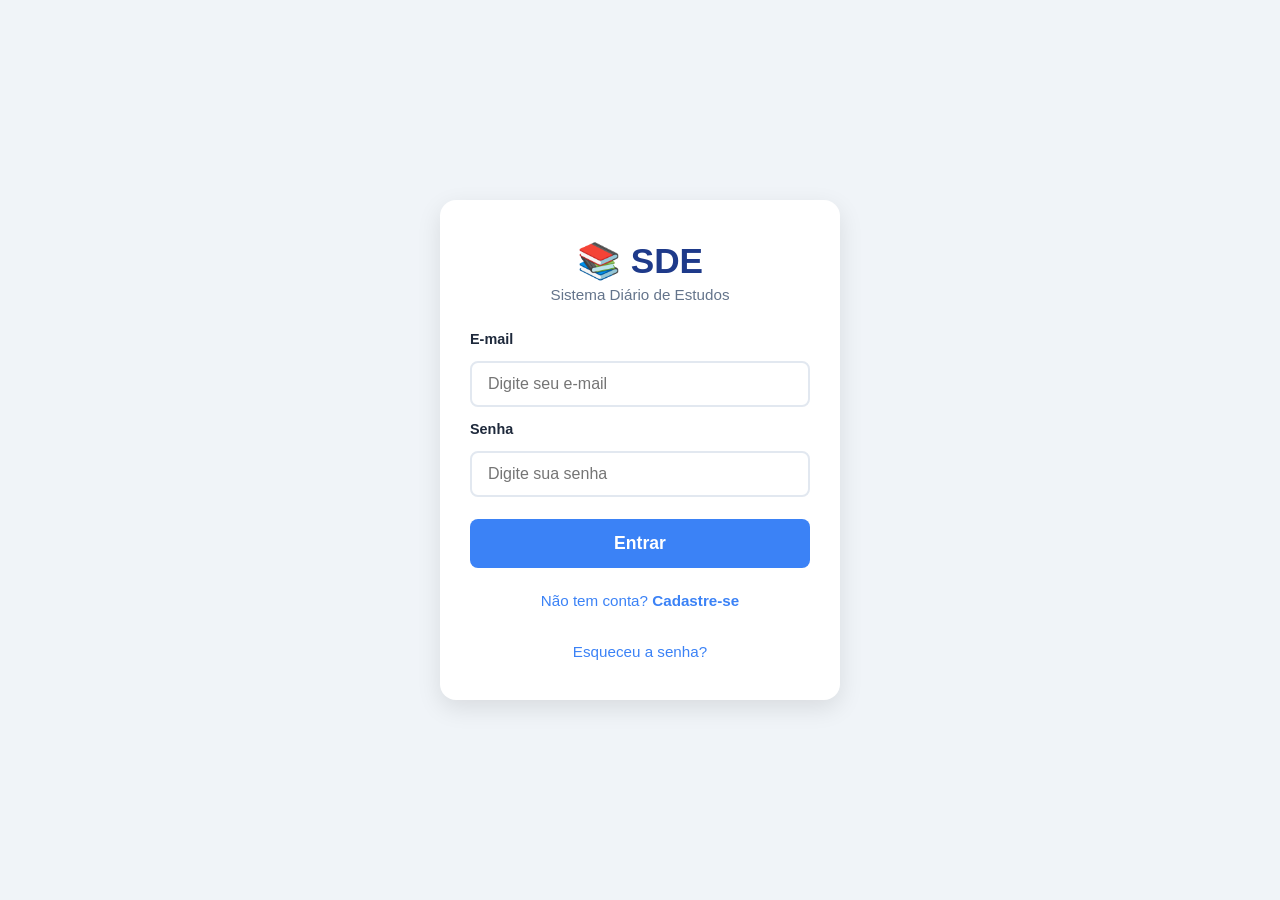
<file: index.html>
<!DOCTYPE html>
<html lang="pt-br">
<head>
    <meta charset="UTF-8" />
    <meta name="viewport" content="width=device-width, initial-scale=1.0" />
    <title>SDE - Login</title>
    <link rel="stylesheet" href="css/style.css" />
</head>
<body>
    <div class="container">
        <!-- Logo / Título -->
        <div class="logo">
            <h1>📚 SDE</h1>
            <p>Sistema Diário de Estudos</p>
        </div>

        <!-- Formulário de Login -->
        <form id="formLogin" class="form">
            <label for="email">E-mail</label>
            <input type="email" id="email" placeholder="Digite seu e-mail" required />

            <label for="senha">Senha</label>
            <input type="password" id="senha" placeholder="Digite sua senha" required />

            <button type="submit" class="btn-entrar">Entrar</button>
        </form>

        <!-- Link para Cadastro -->
        <div class="links">
            <a href="cadastro.html">Não tem conta? <strong>Cadastre-se</strong></a>
            <br />
            <a href="#" class="esqueceu">Esqueceu a senha?</a>
        </div>
    </div>

    <script type="module" src="js/script.js"></script>

</body>
</html>
</file>
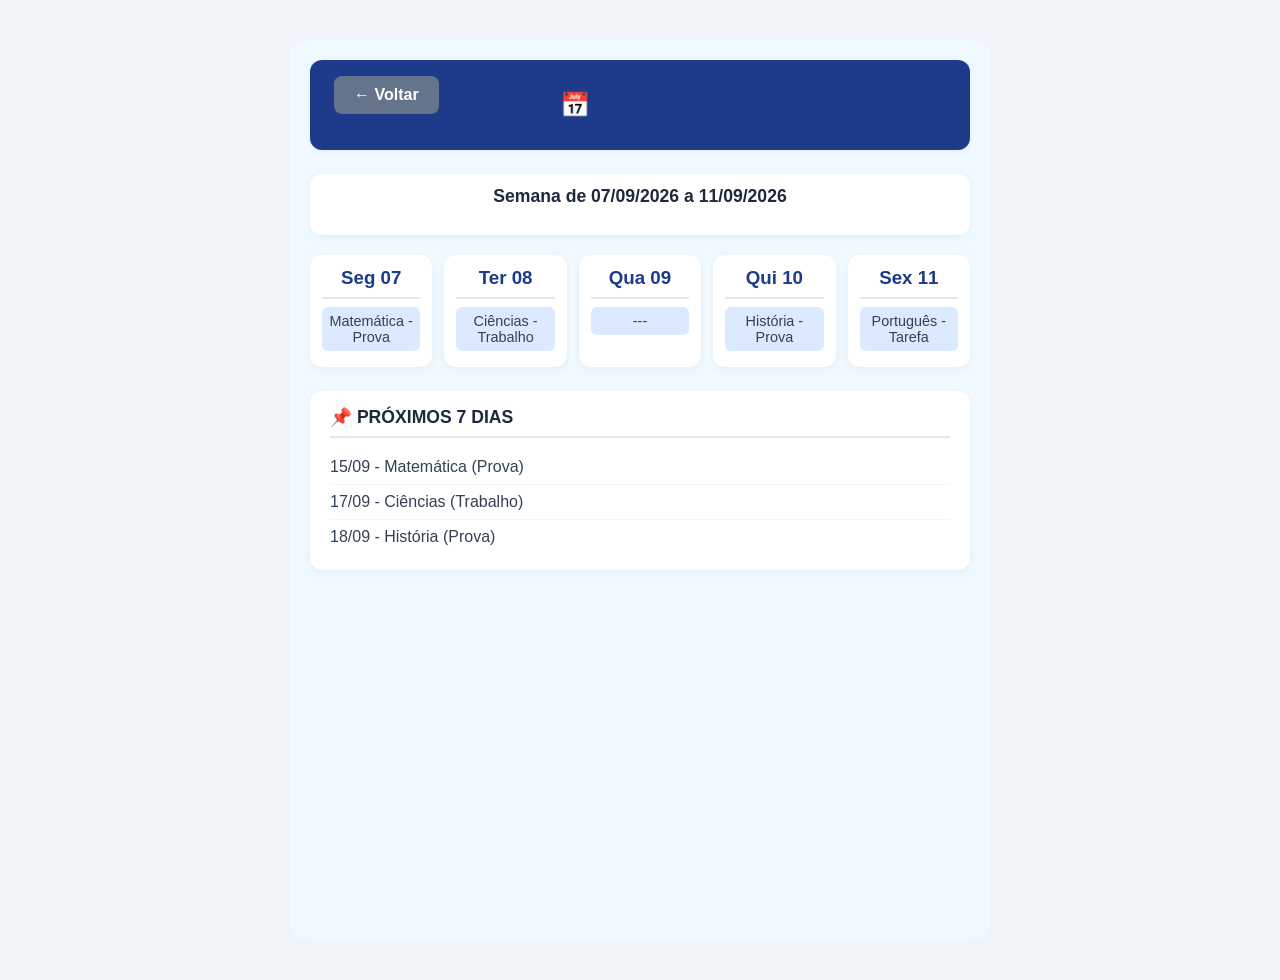
<file: agenda.html>
<!DOCTYPE html>
<html lang="pt-br">
<head>
    <meta charset="UTF-8" />
    <meta name="viewport" content="width=device-width, initial-scale=1.0" />
    <title>SDE - Agenda</title>
    <link rel="stylesheet" href="css/style.css" />
</head>
<body>
    <div class="container-agenda">
        <!-- Cabeçalho -->
        <header class="header-agenda">
                <a href="dashboard.html" class="btn-voltar">← Voltar</a>
            <h1>📅 AGENDA SEMANAL</h1>
            <span></span>
        </header>

        <!-- Semana atual -->
        <section class="semana-atual">
            <h2 id="semanaTitulo">Semana de 07/09/2026 a 11/09/2026</h2>
        </section>

        <!-- Dias da semana -->
        <div class="dias-semana-agenda">
            <div class="dia">
                <h3>Seg 07</h3>
                <ul>
                    <li class="evento">Matemática - Prova</li>
                </ul>
            </div>
            <div class="dia">
                <h3>Ter 08</h3>
                <ul>
                    <li class="evento">Ciências - Trabalho</li>
                </ul>
            </div>
            <div class="dia">
                <h3>Qua 09</h3>
                <ul>
                    <li class="evento">---</li>
                </ul>
            </div>
            <div class="dia">
                <h3>Qui 10</h3>
                <ul>
                    <li class="evento">História - Prova</li>
                </ul>
            </div>
            <div class="dia">
                <h3>Sex 11</h3>
                <ul>
                    <li class="evento">Português - Tarefa</li>
                </ul>
            </div>
        </div>

        <!-- Próximos 7 dias -->
        <section class="proximos-dias">
            <h2>📌 PRÓXIMOS 7 DIAS</h2>
            <ul>
                <li>15/09 - Matemática (Prova)</li>
                <li>17/09 - Ciências (Trabalho)</li>
                <li>18/09 - História (Prova)</li>
            </ul>
        </section>
    </div>

    <script src="js/script.js"></script>
</body>
</html>
</file>
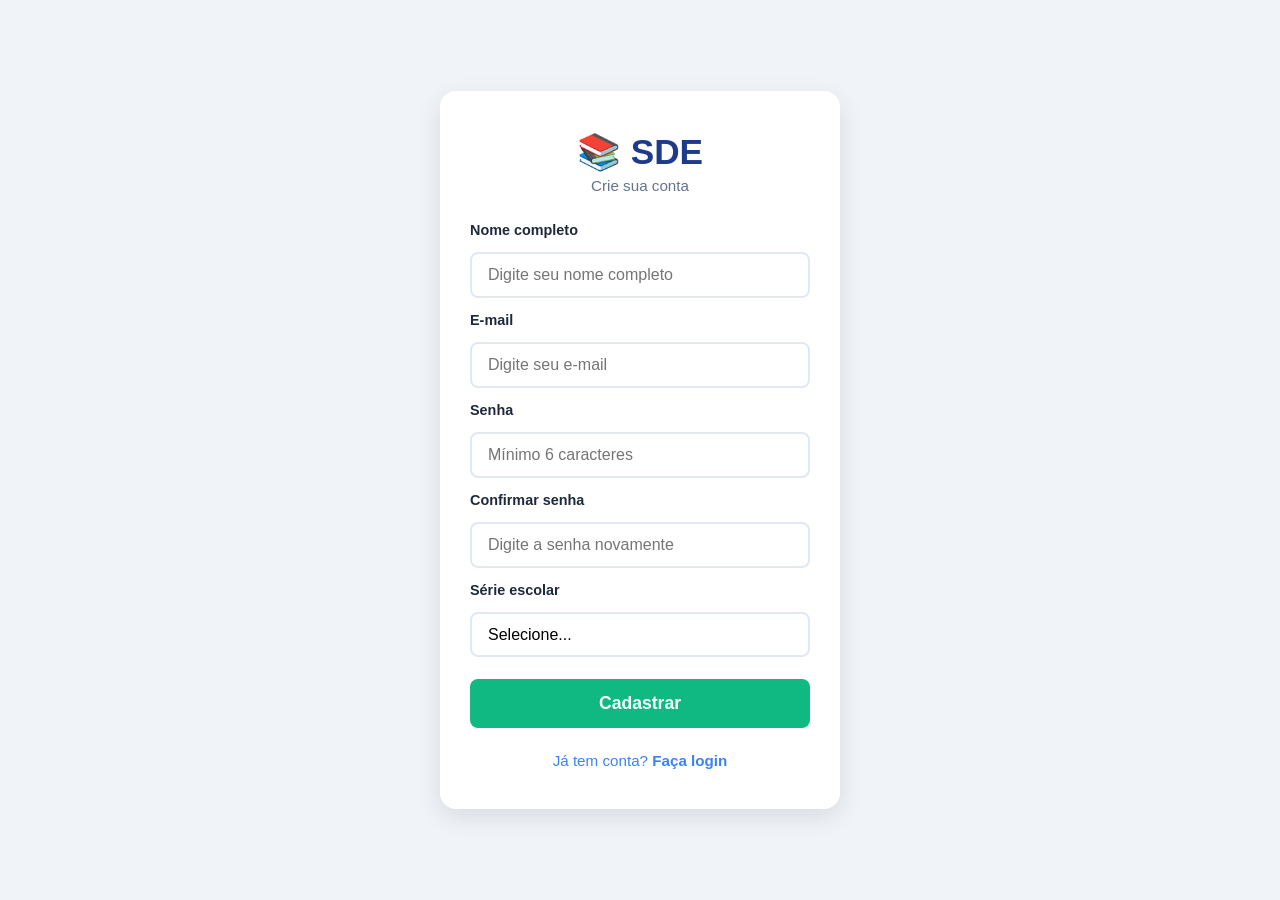
<file: cadastro.html>
<!DOCTYPE html>
<html lang="pt-br">
<head>
    <meta charset="UTF-8" />
    <meta name="viewport" content="width=device-width, initial-scale=1.0" />
    <title>SDE - Cadastro</title>
    <link rel="stylesheet" href="css/style.css" />
</head>
<body>
    <div class="container">
        <!-- Logo / Título -->
        <div class="logo">
            <h1>📚 SDE</h1>
            <p>Crie sua conta</p>
        </div>

        <!-- Formulário de Cadastro -->
        <form id="formCadastro" class="form">
            <label for="nome">Nome completo</label>
            <input type="text" id="nome" placeholder="Digite seu nome completo" required />

            <label for="email">E-mail</label>
            <input type="email" id="email" placeholder="Digite seu e-mail" required />

            <label for="senha">Senha</label>
            <input type="password" id="senha" placeholder="Mínimo 6 caracteres" required />

            <label for="confirmarSenha">Confirmar senha</label>
            <input type="password" id="confirmarSenha" placeholder="Digite a senha novamente" required />

            <label for="serie">Série escolar</label>
            <select id="serie" required>
                <option value="">Selecione...</option>
                <option value="6º ano">6º ano</option>
                <option value="7º ano">7º ano</option>
                <option value="8º ano">8º ano</option>
                <option value="9º ano">9º ano</option>
            </select>

            <button type="submit" class="btn-cadastrar">Cadastrar</button>
        </form>

        <!-- Link para Login -->
        <div class="links">
            <a href="index.html">Já tem conta? <strong>Faça login</strong></a>
        </div>
    </div>

    <script type="module" src="js/script.js"></script>
</body>
</html>
</file>
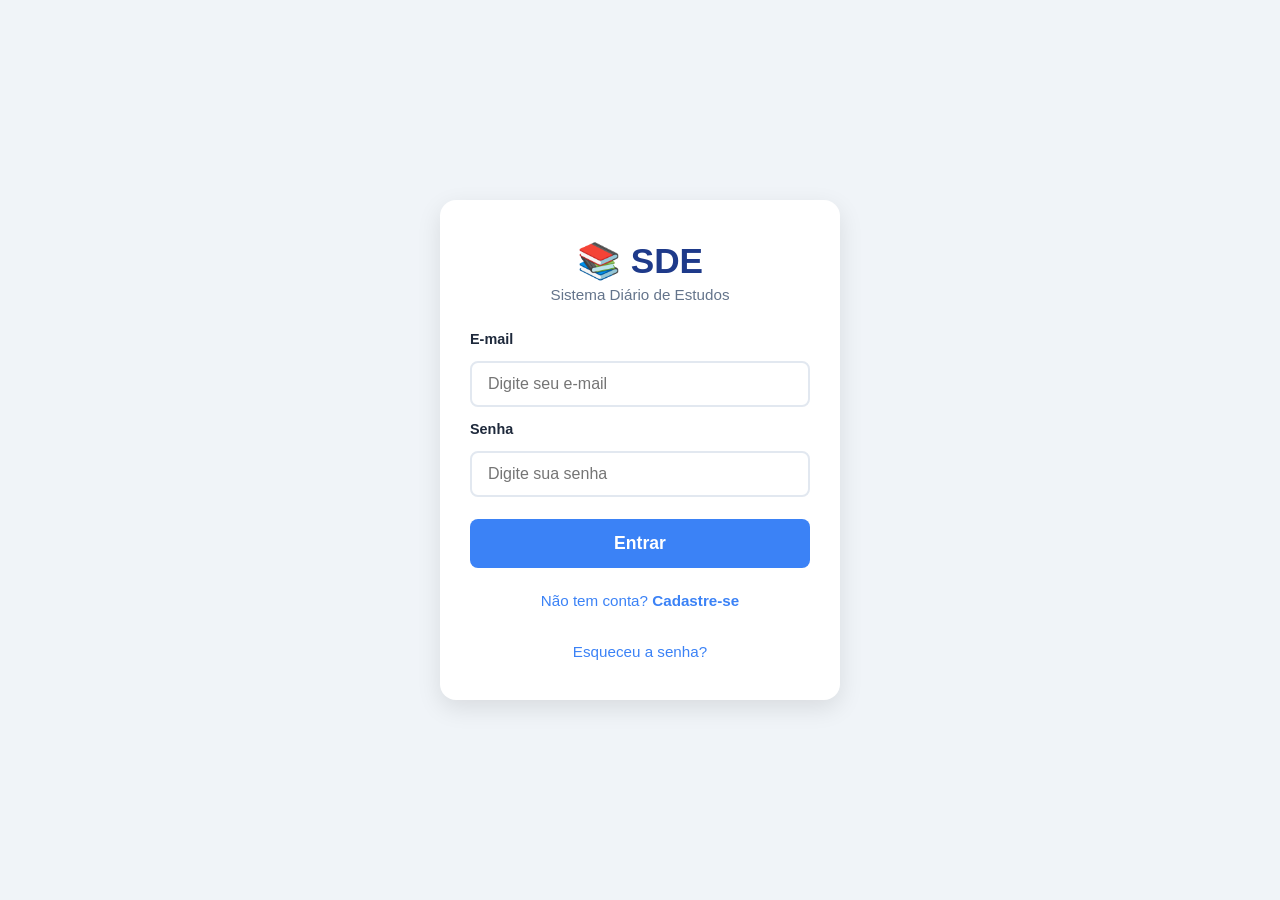
<file: dashboard.html>
<!DOCTYPE html>
<html lang="pt-br">
<head>
    <meta charset="UTF-8" />
    <meta name="viewport" content="width=device-width, initial-scale=1.0" />
    <title>SDE - Dashboard</title>
    <link rel="stylesheet" href="css/style.css" />
</head>
<body>
    <div class="container-dashboard">
        <!-- Cabeçalho -->
        <header class="header">
            <div class="user-info">
                <span class="saudacao">Olá, <strong id="nomeUsuario">Aluno(a)</strong>!</span>
                <span class="data-atual" id="dataAtual"></span>
            </div>
            <div class="acoes">
                <button class="btn-sair" id="btnSair">Sair</button>
            </div>
        </header>

        <!-- Calendário Resumido -->
        <section class="calendario-resumo">
            <h2>📅 <span id="mesAno"></span></h2>
            <div class="dias-semana">
                <span>Dom</span><span>Seg</span><span>Ter</span>
                <span>Qua</span><span>Qui</span><span>Sex</span><span>Sáb</span>
            </div>
            <div class="dias-mes" id="diasMes">
                <!-- Preenchido pelo JavaScript -->
            </div>
            <!-- Botão para ir para a Agenda -->
            <a href="agenda.html" class="btn-ver-agenda">Ver Agenda Completa</a>
        </section>

        <!-- Provas da Semana -->
        <section class="provas-semana">
            <h2>📚 PROVAS DA SEMANA</h2>
            <ul id="listaProvas">
                <li>Nenhuma prova cadastrada esta semana.</li>
            </ul>
        </section>

        <!-- Metas de Estudo -->
        <section class="metas-estudo">
            <h2>🎯 METAS DE ESTUDO</h2>
            <ul id="listaMetas">
                <li>Nenhuma meta definida.</li>
            </ul>
        </section>

        <!-- Botão Nova Atividade -->
        <div class="botao-nova-atividade">
            <button class="btn-nova-atividade" id="btnNovaAtividade">+ NOVA ATIVIDADE</button>
        </div>
    </div>

    <script type="module" src="js/script.js"></script>
</body>
</html>
</file>
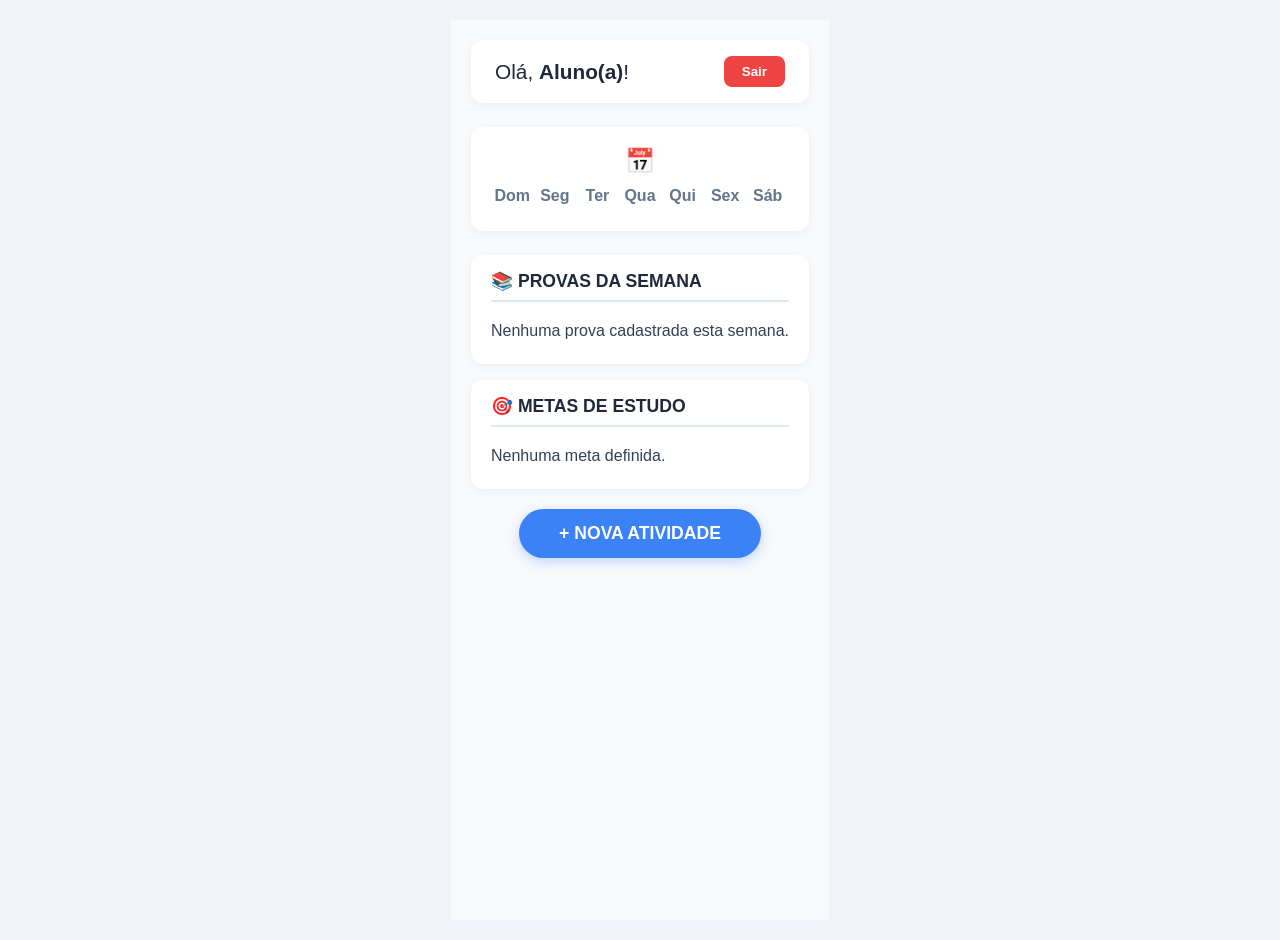
<file: tela inicial.html>
<!DOCTYPE html>
<html lang="pt-br">
<head>
    <meta charset="UTF-8" />
    <meta name="viewport" content="width=device-width, initial-scale=1.0" />
    <title>SDE - Dashboard</title>
    <link rel="stylesheet" href="css/style.css" />
</head>
<body>
    <div class="container-dashboard">
        <!-- Cabeçalho -->
        <header class="header">
            <div class="user-info">
                <span class="saudacao">Olá, <strong id="nomeUsuario">Aluno(a)</strong>!</span>
                <span class="data-atual" id="dataAtual"></span>
            </div>
            <div class="acoes">
                <button class="btn-sair" id="btnSair">Sair</button>
            </div>
        </header>

        <!-- Calendário Resumido -->
        <section class="calendario-resumo">
            <h2>📅 <span id="mesAno"></span></h2>
            <div class="dias-semana">
                <span>Dom</span><span>Seg</span><span>Ter</span>
                <span>Qua</span><span>Qui</span><span>Sex</span><span>Sáb</span>
            </div>
            <div class="dias-mes" id="diasMes">
                <!-- Preenchido pelo JavaScript -->
            </div>
        </section>

        <!-- Provas da Semana -->
        <section class="provas-semana">
            <h2>📚 PROVAS DA SEMANA</h2>
            <ul id="listaProvas">
                <li>Nenhuma prova cadastrada esta semana.</li>
            </ul>
        </section>

        <!-- Metas de Estudo -->
        <section class="metas-estudo">
            <h2>🎯 METAS DE ESTUDO</h2>
            <ul id="listaMetas">
                <li>Nenhuma meta definida.</li>
            </ul>
        </section>

        <!-- Botão Nova Atividade -->
        <div class="botao-nova-atividade">
            <button class="btn-nova-atividade" id="btnNovaAtividade">+ NOVA ATIVIDADE</button>
        </div>
    </div>

    <script src="js/script.js"></script>
</body>
</html>
</file>
<file: css/style.css>
/* ===== RESET GERAL ===== */
* {
    margin: 0;
    padding: 0;
    box-sizing: border-box;
}

body {
    font-family: 'Segoe UI', Tahoma, Geneva, Verdana, sans-serif;
    background-color: #f0f4f8;
    display: flex;
    justify-content: center;
    align-items: center;
    min-height: 100vh;
    padding: 20px;
}

.container {
    background-color: #ffffff;
    max-width: 400px;
    width: 100%;
    padding: 40px 30px;
    border-radius: 16px;
    box-shadow: 0 8px 24px rgba(0, 0, 0, 0.1);
    text-align: center;
}

/* ===== LOGO ===== */
.logo h1 {
    font-size: 2.2rem;
    color: #1e3a8a;
    margin-bottom: 4px;
}

.logo p {
    color: #64748b;
    font-size: 0.95rem;
    margin-bottom: 28px;
}

/* ===== FORMULÁRIO ===== */
.form {
    display: flex;
    flex-direction: column;
    gap: 14px;
    text-align: left;
}

.form label {
    font-weight: 600;
    font-size: 0.9rem;
    color: #1e293b;
}

.form input {
    padding: 12px 16px;
    border: 2px solid #e2e8f0;
    border-radius: 8px;
    font-size: 1rem;
    transition: border-color 0.3s;
    width: 100%;
}

.form input:focus {
    border-color: #3b82f6;
    outline: none;
}

.btn-entrar {
    background-color: #3b82f6;
    color: #ffffff;
    border: none;
    padding: 14px;
    border-radius: 8px;
    font-size: 1.1rem;
    font-weight: 700;
    cursor: pointer;
    transition: background-color 0.3s;
    margin-top: 8px;
}

.btn-entrar:hover {
    background-color: #1e4a8a;
}

/* ===== LINKS ===== */
.links {
    margin-top: 24px;
    display: flex;
    flex-direction: column;
    gap: 8px;
}

.links a {
    color: #3b82f6;
    text-decoration: none;
    font-size: 0.95rem;
}

.links a:hover {
    text-decoration: underline;
}

.esqueceu {
    font-size: 0.85rem;
    color: #94a3b8;
}/* ===== TELA DE CADASTRO ===== */
select {
    padding: 12px 16px;
    border: 2px solid #e2e8f0;
    border-radius: 8px;
    font-size: 1rem;
    background-color: #fff;
    width: 100%;
    appearance: none;
    transition: border-color 0.3s;
}

select:focus {
    border-color: #3b82f6;
    outline: none;
}

.btn-cadastrar {
    background-color: #10b981;
    color: #ffffff;
    border: none;
    padding: 14px;
    border-radius: 8px;
    font-size: 1.1rem;
    font-weight: 700;
    cursor: pointer;
    transition: background-color 0.3s;
    margin-top: 8px;
}

.btn-cadastrar:hover {
    background-color: #059669;
}
/* ===== TELA DE DASHBOARD ===== */
.container-dashboard {
    max-width: 900px;
    margin: 0 auto;
    padding: 20px;
    background-color: #f8fafc;
    min-height: 100vh;
}

/* Cabeçalho */
.header {
    display: flex;
    justify-content: space-between;
    align-items: center;
    background-color: #ffffff;
    padding: 16px 24px;
    border-radius: 12px;
    box-shadow: 0 2px 8px rgba(0,0,0,0.05);
    margin-bottom: 24px;
}

.saudacao {
    font-size: 1.3rem;
    color: #1e293b;
}

.data-atual {
    font-size: 0.9rem;
    color: #64748b;
    display: block;
}

.btn-sair {
    background-color: #ef4444;
    color: white;
    border: none;
    padding: 8px 18px;
    border-radius: 8px;
    font-weight: 600;
    cursor: pointer;
    transition: background-color 0.3s;
}

.btn-sair:hover {
    background-color: #dc2626;
}

/* Calendário Resumido */
.calendario-resumo {
    background-color: #ffffff;
    padding: 20px;
    border-radius: 12px;
    box-shadow: 0 2px 8px rgba(0,0,0,0.05);
    margin-bottom: 24px;
}

.calendario-resumo h2 {
    text-align: center;
    color: #1e3a8a;
    margin-bottom: 12px;
}

.dias-semana {
    display: grid;
    grid-template-columns: repeat(7, 1fr);
    text-align: center;
    font-weight: 600;
    color: #64748b;
    margin-bottom: 6px;
}

.dias-mes {
    display: grid;
    grid-template-columns: repeat(7, 1fr);
    text-align: center;
    gap: 4px;
}

.dias-mes span {
    padding: 6px 0;
    border-radius: 6px;
    background-color: #f1f5f9;
    font-size: 0.9rem;
}

.dias-mes .hoje {
    background-color: #3b82f6;
    color: white;
    font-weight: 700;
}

/* Provas e Metas */
.provas-semana, .metas-estudo {
    background-color: #ffffff;
    padding: 16px 20px;
    border-radius: 12px;
    box-shadow: 0 2px 8px rgba(0,0,0,0.05);
    margin-bottom: 16px;
}

.provas-semana h2, .metas-estudo h2 {
    color: #1e293b;
    font-size: 1.1rem;
    border-bottom: 2px solid #e2e8f0;
    padding-bottom: 8px;
    margin-bottom: 12px;
}

.provas-semana ul, .metas-estudo ul {
    list-style: none;
    padding: 0;
}

.provas-semana li, .metas-estudo li {
    padding: 8px 0;
    border-bottom: 1px solid #f1f5f9;
    color: #334155;
}

.provas-semana li:last-child, .metas-estudo li:last-child {
    border-bottom: none;
}

/* Botão Nova Atividade */
.botao-nova-atividade {
    text-align: center;
    margin-top: 20px;
}

.btn-nova-atividade {
    background-color: #3b82f6;
    color: white;
    border: none;
    padding: 14px 40px;
    border-radius: 30px;
    font-size: 1.1rem;
    font-weight: 700;
    cursor: pointer;
    transition: background-color 0.3s;
    box-shadow: 0 4px 12px rgba(59,130,246,0.3);
}

.btn-nova-atividade:hover {
    background-color: #1e4a8a;
}
/* ===== TELA DE AGENDA ===== */
.container-agenda {
    max-width: 900px;
    margin: 0 auto;
    padding: 20px;
    background-color: #f8fafc;
    min-height: 100vh;
}

.header-agenda {
    display: flex;
    justify-content: space-between;
    align-items: center;
    background-color: #ffffff;
    padding: 12px 20px;
    border-radius: 12px;
    box-shadow: 0 2px 8px rgba(0,0,0,0.05);
    margin-bottom: 20px;
}

.header-agenda h1 {
    font-size: 1.3rem;
    color: #1e3a8a;
    margin: 0;
}

.btn-voltar {
    background-color: #e2e8f0;
    border: none;
    padding: 8px 16px;
    border-radius: 8px;
    font-weight: 600;
    cursor: pointer;
    transition: background-color 0.3s;
}

.btn-voltar:hover {
    background-color: #cbd5e1;
}

.semana-atual h2 {
    text-align: center;
    color: #1e293b;
    font-size: 1.1rem;
    margin-bottom: 16px;
}

.dias-semana-agenda {
    display: grid;
    grid-template-columns: repeat(5, 1fr);
    gap: 12px;
    margin-bottom: 24px;
}

.dia-card {
    background-color: #ffffff;
    border-radius: 12px;
    padding: 12px;
    box-shadow: 0 2px 8px rgba(0,0,0,0.05);
    min-height: 150px;
}

.dia-nome {
    font-weight: 700;
    color: #1e3a8a;
    display: block;
    text-align: center;
}

.dia-data {
    display: block;
    text-align: center;
    font-size: 0.9rem;
    color: #64748b;
    margin-bottom: 8px;
}

.lista-atividades {
    list-style: none;
    padding: 0;
    margin: 0;
    font-size: 0.85rem;
}

.lista-atividades li {
    background-color: #f1f5f9;
    margin-bottom: 4px;
    padding: 4px 8px;
    border-radius: 4px;
    color: #1e293b;
}

.lista-atividades .sem-atividade {
    color: #94a3b8;
    font-style: italic;
}

.proximos-dias {
    background-color: #ffffff;
    padding: 16px 20px;
    border-radius: 12px;
    box-shadow: 0 2px 8px rgba(0,0,0,0.05);
}

.proximos-dias h2 {
    color: #1e293b;
    font-size: 1.1rem;
    border-bottom: 2px solid #e2e8f0;
    padding-bottom: 8px;
    margin-bottom: 12px;
}

.proximos-dias ul {
    list-style: none;
    padding: 0;
}

.proximos-dias li {
    padding: 6px 0;
    border-bottom: 1px solid #f1f5f9;
    color: #334155;
}

.proximos-dias li:last-child {
    border-bottom: none;
}
/* ===== TELA DE AGENDA ===== */
.container-agenda {
    max-width: 900px;
    margin: 0 auto;
    padding: 20px;
    background-color: #f0f9ff;
    min-height: 100vh;
    border-radius: 16px;
}

.header-agenda {
    display: flex;
    justify-content: space-between;
    align-items: center;
    background-color: #1e3a8a;
    color: white;
    padding: 16px 24px;
    border-radius: 12px;
    margin-bottom: 24px;
}

.header-agenda h1 {
    font-size: 1.5rem;
    margin: 0;
}

.btn-voltar {
    background-color: #64748b;
    color: white;
    border: none;
    padding: 10px 20px;
    border-radius: 8px;
    font-weight: 600;
    cursor: pointer;
    transition: background-color 0.3s;
}

.btn-voltar:hover {
    background-color: #475569;
}

.semana-atual {
    text-align: center;
    background-color: white;
    padding: 12px;
    border-radius: 12px;
    margin-bottom: 20px;
    box-shadow: 0 2px 8px rgba(0,0,0,0.05);
}

.semana-atual h2 {
    color: #1e293b;
    font-size: 1.1rem;
}

.dias-semana-agenda {
    display: grid;
    grid-template-columns: repeat(5, 1fr);
    gap: 12px;
    margin-bottom: 24px;
}

.dia {
    background-color: white;
    padding: 12px;
    border-radius: 12px;
    box-shadow: 0 2px 8px rgba(0,0,0,0.05);
    text-align: center;
}

.dia h3 {
    color: #1e3a8a;
    border-bottom: 2px solid #e2e8f0;
    padding-bottom: 8px;
    margin-bottom: 8px;
}

.dia ul {
    list-style: none;
    padding: 0;
    margin: 0;
}

.dia li {
    padding: 6px 0;
    font-size: 0.9rem;
    color: #334155;
}

.evento {
    background-color: #dbeafe;
    border-radius: 6px;
    padding: 4px 8px;
    margin: 4px 0;
}

.proximos-dias {
    background-color: white;
    padding: 16px 20px;
    border-radius: 12px;
    box-shadow: 0 2px 8px rgba(0,0,0,0.05);
}

.proximos-dias h2 {
    color: #1e293b;
    border-bottom: 2px solid #e2e8f0;
    padding-bottom: 8px;
    margin-bottom: 12px;
}

.proximos-dias ul {
    list-style: none;
    padding: 0;
}

.proximos-dias li {
    padding: 8px 0;
    border-bottom: 1px solid #f1f5f9;
    color: #334155;
}

.proximos-dias li:last-child {
    border-bottom: none;
}
/* ===== BOTÃO VER AGENDA ===== */
.btn-ver-agenda {
    display: block;
    text-align: center;
    background-color: #e0e7ff;
    color: #1e3a8a;
    padding: 12px;
    margin-top: 16px;
    border-radius: 8px;
    text-decoration: none;
    font-weight: 600;
    transition: background-color 0.3s;
}

.btn-ver-agenda:hover {
    background-color: #c7d2fe;
}
/* ===== MELHORIAS NA TELA DE AGENDA ===== */

/* 1. Diminuir a largura no computador para não ficar esticado */
.container-agenda {
    max-width: 700px; /* Diminuído de 900 para 700 */
    margin: 20px auto; /* Centraliza na tela */
    padding: 20px;
}

/* 2. Estilo para Celular (Responsividade) */
@media (max-width: 768px) {
    /* Empilha os dias da semana um embaixo do outro no celular */
    .dias-semana-agenda {
        display: flex;
        flex-direction: column;
        gap: 12px;
    }

    /* Deixa o dia e o evento um do lado do outro dentro do cartão */
    .dia {
        display: flex;
        justify-content: space-between;
        align-items: center;
        text-align: left;
        padding: 10px 15px;
    }

    .dia h3 {
        border-bottom: none;
        padding-bottom: 0;
        margin-bottom: 0;
        font-size: 1rem;
    }

    /* Ajusta o cabeçalho para telas pequenas */
    .header-agenda {
        flex-direction: column;
        gap: 10px;
        padding: 15px;
    }

    .btn-voltar {
        width: 100%;
    }
}
.btn-voltar {
    display: inline-block;
    background-color: #64748b;
    color: white !important; /* Força o texto a ser branco */
    padding: 10px 20px;
    border-radius: 8px;
    text-decoration: none; /* REMOVE O SUBLINHADO */
    font-weight: 600;
    border: none;
    cursor: pointer;
    transition: background-color 0.3s;
    margin-bottom: 20px;
}

.btn-voltar:hover {
    background-color: #475569;
    color: white !important;
}
</file>
